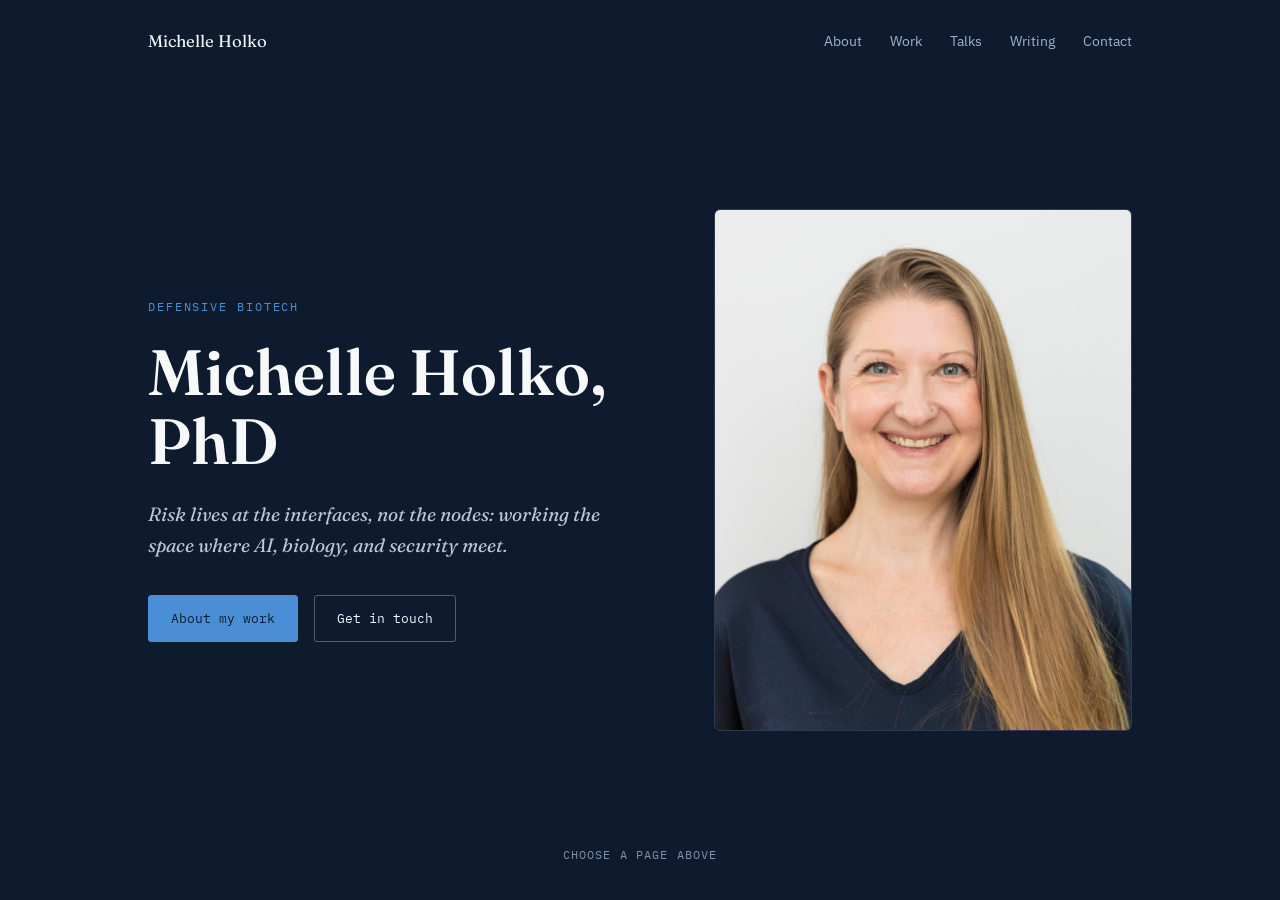
<file: index.html>
<!DOCTYPE html>
<html lang="en">
<head>
<meta charset="UTF-8">
<meta name="viewport" content="width=device-width, initial-scale=1.0">
<title>Michelle Holko</title>
<link rel="stylesheet" href="site.css">
</head>
<body class="theme-dark">

<div class="d-nav">
  <div class="wrap">
    <div class="d-name">Michelle Holko</div>
    <ul class="d-links">
      <li><a href="about.html">About</a></li>
      <li><a href="work.html">Work</a></li>
      <li><a href="talks.html">Talks</a></li>
      <li><a href="writing.html">Writing</a></li>
      <li><a href="contact.html">Contact</a></li>
    </ul>
  </div>
</div>

<section class="hero">
  <div class="wrap">
    <div class="hero-copy">
      <span class="eyebrow">Defensive Biotech</span>
      <h1>Michelle Holko, PhD</h1>
      <p class="tagline">Risk lives at the interfaces, not the nodes: working the space where AI, biology, and security meet.</p>
      <div class="hero-links">
        <a class="primary" href="about.html">About my work</a>
        <a href="contact.html">Get in touch</a>
      </div>
    </div>
    <div class="hero-portrait">
      <img src="headshot.jpg" alt="Portrait of Michelle Holko">
    </div>
  </div>
</section>

<div class="scroll-cue">Choose a page above</div>

</body>
</html>
</file>
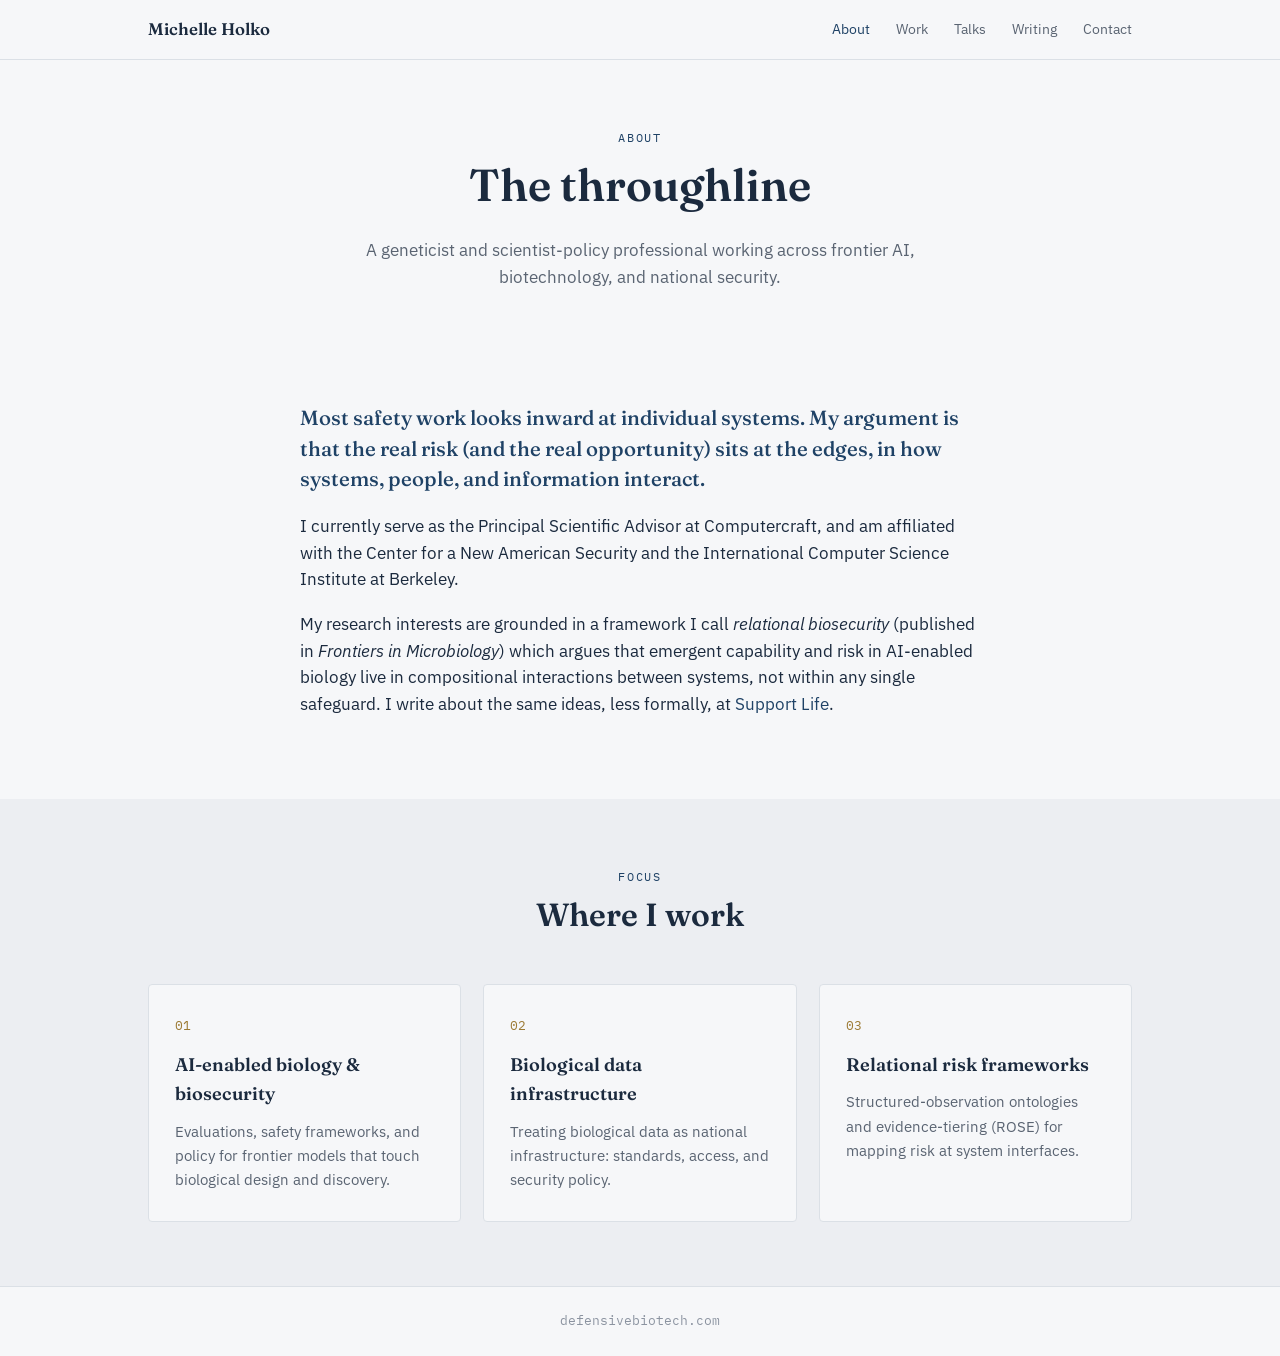
<file: about.html>
<!DOCTYPE html>
<html lang="en">
<head>
<meta charset="UTF-8">
<meta name="viewport" content="width=device-width, initial-scale=1.0">
<title>About - Michelle Holko</title>
<link rel="stylesheet" href="site.css">
</head>
<body class="theme-light">

<nav>
  <div class="wrap">
    <a class="nav-name" href="index.html">Michelle Holko</a>
    <ul class="nav-links">
      <li><a href="about.html" class="active">About</a></li>
      <li><a href="work.html">Work</a></li>
      <li><a href="talks.html">Talks</a></li>
      <li><a href="writing.html">Writing</a></li>
      <li><a href="contact.html">Contact</a></li>
    </ul>
  </div>
</nav>

<div class="page-head wrap">
  <span class="eyebrow">About</span>
  <h1>The throughline</h1>
  <p>A geneticist and scientist-policy professional working across frontier AI, biotechnology, and national security.</p>
</div>

<section class="block">
  <div class="wrap">
    <div class="about-copy">
      <p class="lede">Most safety work looks inward at individual systems. My argument is that the real risk (and the real opportunity) sits at the edges, in how systems, people, and information interact.</p>
      <p>I currently serve as the Principal Scientific Advisor at Computercraft, and am affiliated with the Center for a New American Security and the International Computer Science Institute at Berkeley.</p>
      <p>My research interests are grounded in a framework I call <em>relational biosecurity</em> (published in <em>Frontiers in Microbiology</em>) which argues that emergent capability and risk in AI-enabled biology live in compositional interactions between systems, not within any single safeguard. I write about the same ideas, less formally, at <a href="writing.html">Support Life</a>.</p>
    </div>
  </div>
</section>

<section class="block alt">
  <div class="wrap">
    <div class="section-head">
      <span class="eyebrow">Focus</span>
      <h2>Where I work</h2>
    </div>
    <div class="cards">
      <div class="card">
        <span class="num">01</span>
        <h3>AI-enabled biology & biosecurity</h3>
        <p>Evaluations, safety frameworks, and policy for frontier models that touch biological design and discovery.</p>
      </div>
      <div class="card">
        <span class="num">02</span>
        <h3>Biological data infrastructure</h3>
        <p>Treating biological data as national infrastructure: standards, access, and security policy.</p>
      </div>
      <div class="card">
        <span class="num">03</span>
        <h3>Relational risk frameworks</h3>
        <p>Structured-observation ontologies and evidence-tiering (ROSE) for mapping risk at system interfaces.</p>
      </div>
    </div>
  </div>
</section>

<footer>defensivebiotech.com</footer>
</body>
</html>
</file>
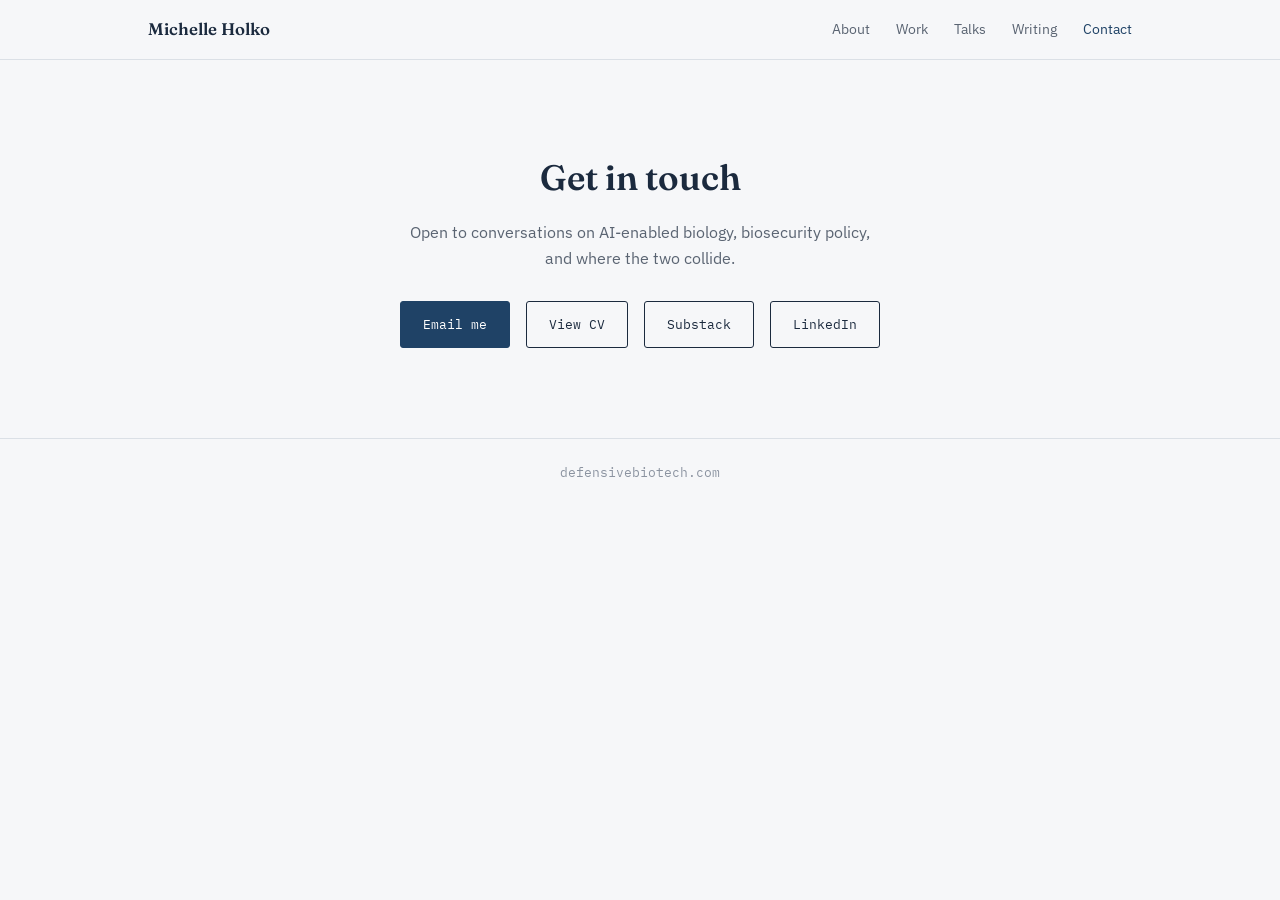
<file: contact.html>
<!DOCTYPE html>
<html lang="en">
<head>
<meta charset="UTF-8">
<meta name="viewport" content="width=device-width, initial-scale=1.0">
<title>Contact - Michelle Holko</title>
<link rel="stylesheet" href="site.css">
</head>
<body class="theme-light">

<nav>
  <div class="wrap">
    <a class="nav-name" href="index.html">Michelle Holko</a>
    <ul class="nav-links">
      <li><a href="about.html">About</a></li>
      <li><a href="work.html">Work</a></li>
      <li><a href="talks.html">Talks</a></li>
      <li><a href="writing.html">Writing</a></li>
      <li><a href="contact.html" class="active">Contact</a></li>
    </ul>
  </div>
</nav>

<section class="contact" style="padding-top:90px;">
  <div class="wrap">
    <h2>Get in touch</h2>
    <p>Open to conversations on AI-enabled biology, biosecurity policy, and where the two collide.</p>
    <div class="contact-links">
      <a class="btn primary" href="mailto:you@example.com">Email me</a>
      <a class="btn" href="https://docs.google.com/document/d/1-_obtFqAp3DR8kZiQSFaopRRnEoEdPOQhMQTdicLOcs/edit?usp=sharing" target="_blank">View CV</a>
      <a class="btn" href="https://michholko.substack.com" target="_blank">Substack</a>
      <a class="btn" href="#">LinkedIn</a>
    </div>
  </div>
</section>

<footer>defensivebiotech.com</footer>
</body>
</html>
</file>
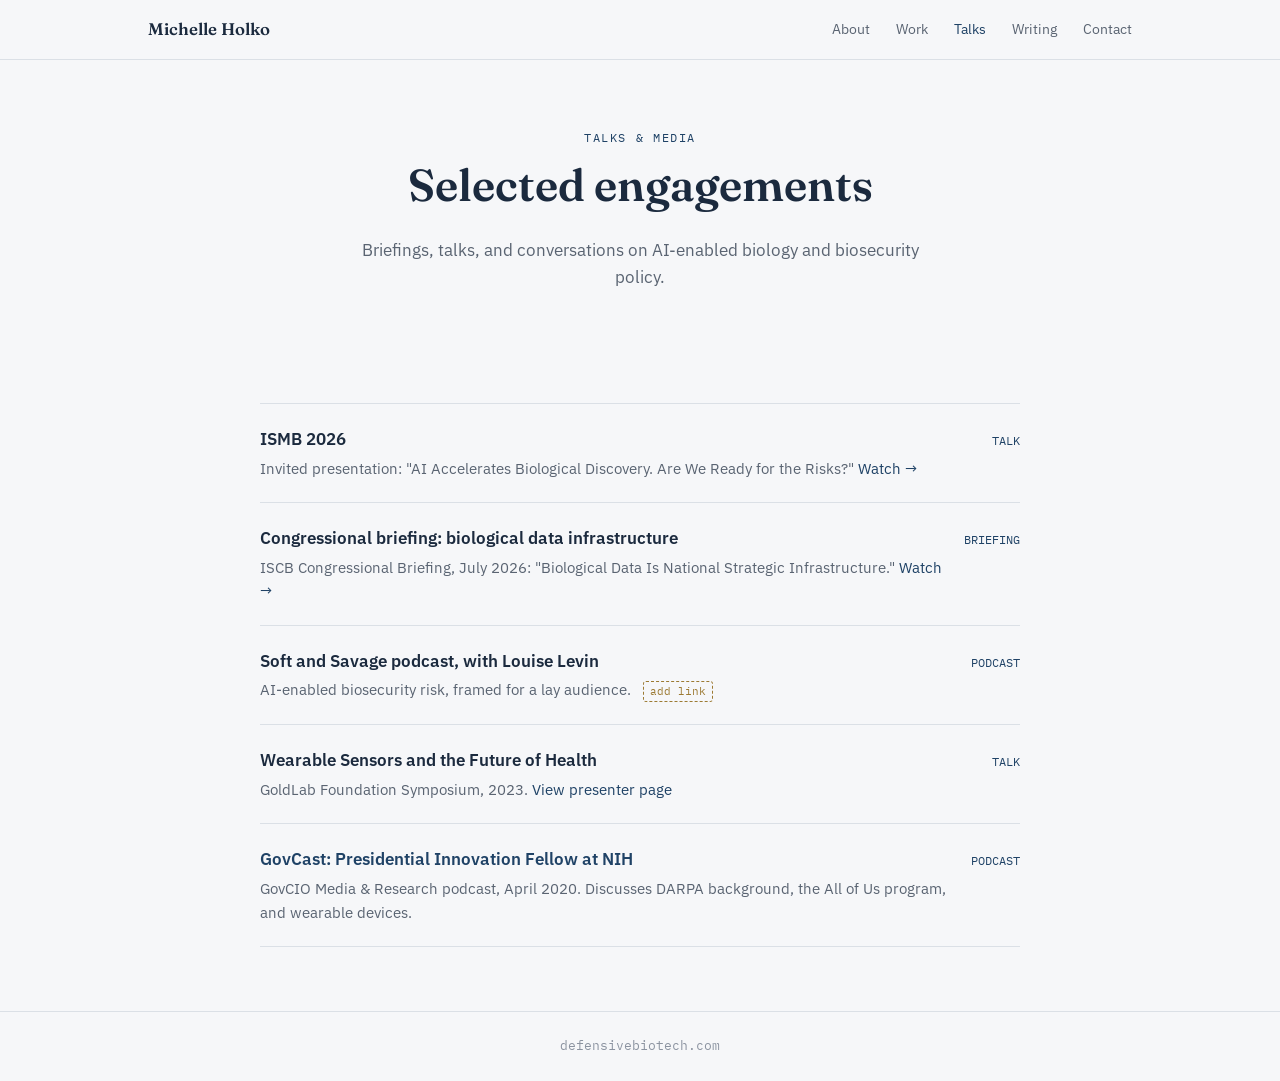
<file: talks.html>
<!DOCTYPE html>
<html lang="en">
<head>
<meta charset="UTF-8">
<meta name="viewport" content="width=device-width, initial-scale=1.0">
<title>Talks - Michelle Holko</title>
<link rel="stylesheet" href="site.css">
</head>
<body class="theme-light">

<nav>
  <div class="wrap">
    <a class="nav-name" href="index.html">Michelle Holko</a>
    <ul class="nav-links">
      <li><a href="about.html">About</a></li>
      <li><a href="work.html">Work</a></li>
      <li><a href="talks.html" class="active">Talks</a></li>
      <li><a href="writing.html">Writing</a></li>
      <li><a href="contact.html">Contact</a></li>
    </ul>
  </div>
</nav>

<div class="page-head wrap">
  <span class="eyebrow">Talks & media</span>
  <h1>Selected engagements</h1>
  <p>Briefings, talks, and conversations on AI-enabled biology and biosecurity policy.</p>
</div>

<section class="block">
  <div class="wrap">
    <div class="media-list">
      <div class="media-item">
        <div>
          <h3>ISMB 2026</h3>
          <p>Invited presentation: "AI Accelerates Biological Discovery. Are We Ready for the Risks?" <a href="https://youtu.be/f-7A-IpI610?si=HHd4H-f6ktiolTsp" target="_blank">Watch →</a></p>
        </div>
        <div class="media-tag">TALK</div>
      </div>
      <div class="media-item">
        <div>
          <h3>Congressional briefing: biological data infrastructure</h3>
          <p>ISCB Congressional Briefing, July 2026: "Biological Data Is National Strategic Infrastructure." <a href="https://youtu.be/ZiIZO5a7np0?si=oRkYjdjHJ4Q53bFH" target="_blank">Watch →</a></p>
        </div>
        <div class="media-tag">BRIEFING</div>
      </div>
      <div class="media-item">
        <div>
          <h3>Soft and Savage podcast, with Louise Levin</h3>
          <p>AI-enabled biosecurity risk, framed for a lay audience. <span class="placeholder-flag">add link</span></p>
        </div>
        <div class="media-tag">PODCAST</div>
      </div>
      <div class="media-item">
        <div>
          <h3>Wearable Sensors and the Future of Health</h3>
          <p>GoldLab Foundation Symposium, 2023. <a href="https://goldlabfoundation.org/presenters/michelle-holko-phd/" target="_blank">View presenter page</a></p>
        </div>
        <div class="media-tag">TALK</div>
      </div>
      <div class="media-item">
        <div>
          <h3><a href="https://govciomedia.com/michelle-holko-presidential-innovation-fellow-at-nih/" target="_blank">GovCast: Presidential Innovation Fellow at NIH</a></h3>
          <p>GovCIO Media & Research podcast, April 2020. Discusses DARPA background, the All of Us program, and wearable devices.</p>
        </div>
        <div class="media-tag">PODCAST</div>
      </div>
    </div>
  </div>
</section>

<footer>defensivebiotech.com</footer>
</body>
</html>
</file>
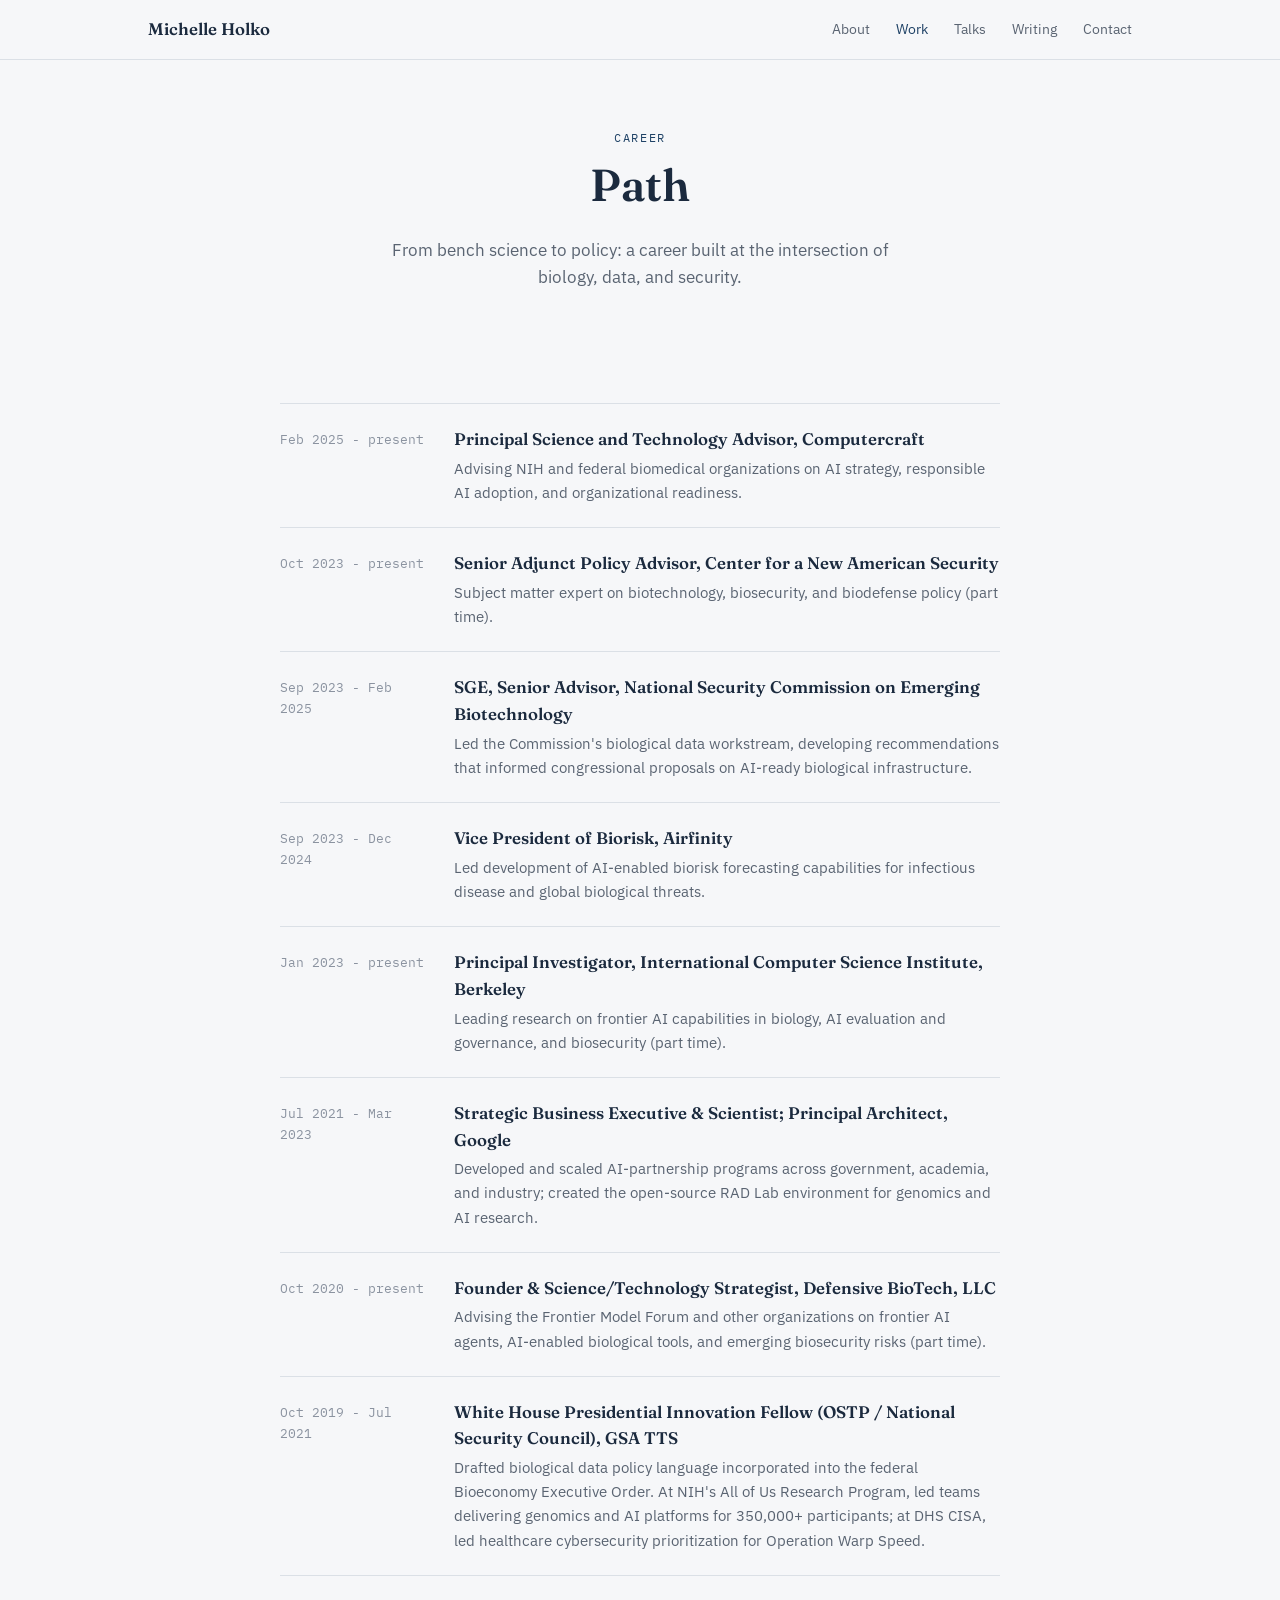
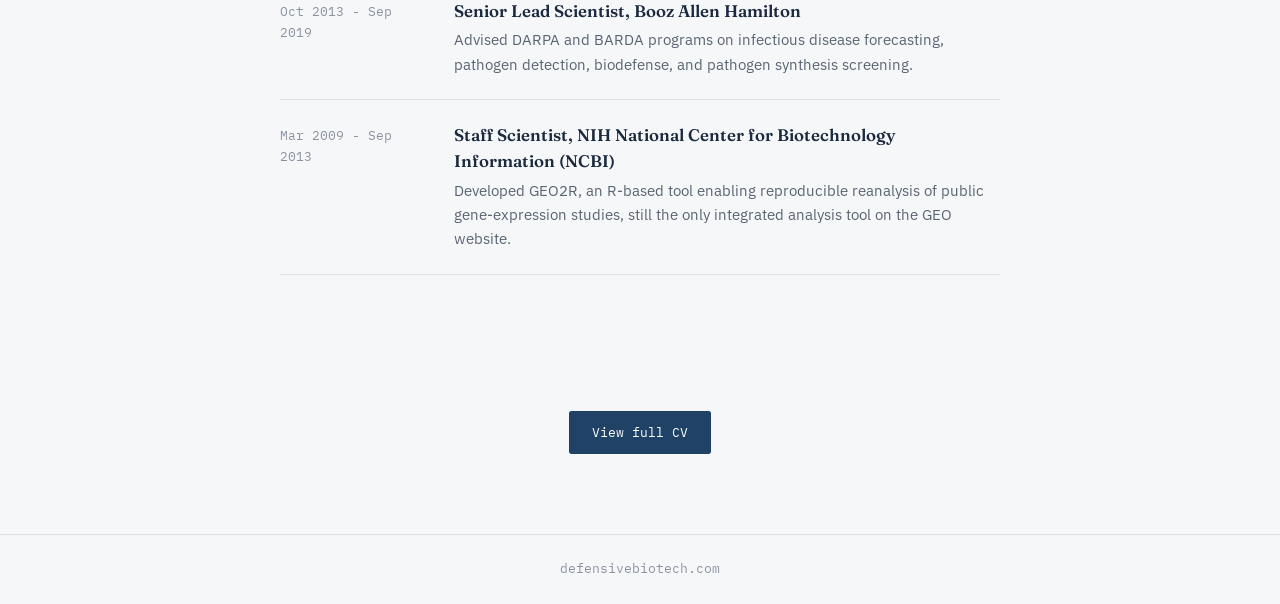
<file: work.html>
<!DOCTYPE html>
<html lang="en">
<head>
<meta charset="UTF-8">
<meta name="viewport" content="width=device-width, initial-scale=1.0">
<title>Work - Michelle Holko</title>
<link rel="stylesheet" href="site.css">
</head>
<body class="theme-light">

<nav>
  <div class="wrap">
    <a class="nav-name" href="index.html">Michelle Holko</a>
    <ul class="nav-links">
      <li><a href="about.html">About</a></li>
      <li><a href="work.html" class="active">Work</a></li>
      <li><a href="talks.html">Talks</a></li>
      <li><a href="writing.html">Writing</a></li>
      <li><a href="contact.html">Contact</a></li>
    </ul>
  </div>
</nav>

<div class="page-head wrap">
  <span class="eyebrow">Career</span>
  <h1>Path</h1>
  <p>From bench science to policy: a career built at the intersection of biology, data, and security.</p>
</div>

<section class="block">
  <div class="wrap">
    <div class="timeline">
      <div class="tl-item">
        <div class="tl-date">Feb 2025 - present</div>
        <div class="tl-role">
          <h3>Principal Science and Technology Advisor, Computercraft</h3>
          <p>Advising NIH and federal biomedical organizations on AI strategy, responsible AI adoption, and organizational readiness.</p>
        </div>
      </div>
      <div class="tl-item">
        <div class="tl-date">Oct 2023 - present</div>
        <div class="tl-role">
          <h3>Senior Adjunct Policy Advisor, Center for a New American Security</h3>
          <p>Subject matter expert on biotechnology, biosecurity, and biodefense policy (part time).</p>
        </div>
      </div>
      <div class="tl-item">
        <div class="tl-date">Sep 2023 - Feb 2025</div>
        <div class="tl-role">
          <h3>SGE, Senior Advisor, National Security Commission on Emerging Biotechnology</h3>
          <p>Led the Commission's biological data workstream, developing recommendations that informed congressional proposals on AI-ready biological infrastructure.</p>
        </div>
      </div>
      <div class="tl-item">
        <div class="tl-date">Sep 2023 - Dec 2024</div>
        <div class="tl-role">
          <h3>Vice President of Biorisk, Airfinity</h3>
          <p>Led development of AI-enabled biorisk forecasting capabilities for infectious disease and global biological threats.</p>
        </div>
      </div>
      <div class="tl-item">
        <div class="tl-date">Jan 2023 - present</div>
        <div class="tl-role">
          <h3>Principal Investigator, International Computer Science Institute, Berkeley</h3>
          <p>Leading research on frontier AI capabilities in biology, AI evaluation and governance, and biosecurity (part time).</p>
        </div>
      </div>
      <div class="tl-item">
        <div class="tl-date">Jul 2021 - Mar 2023</div>
        <div class="tl-role">
          <h3>Strategic Business Executive & Scientist; Principal Architect, Google</h3>
          <p>Developed and scaled AI-partnership programs across government, academia, and industry; created the open-source RAD Lab environment for genomics and AI research.</p>
        </div>
      </div>
      <div class="tl-item">
        <div class="tl-date">Oct 2020 - present</div>
        <div class="tl-role">
          <h3>Founder & Science/Technology Strategist, Defensive BioTech, LLC</h3>
          <p>Advising the Frontier Model Forum and other organizations on frontier AI agents, AI-enabled biological tools, and emerging biosecurity risks (part time).</p>
        </div>
      </div>
      <div class="tl-item">
        <div class="tl-date">Oct 2019 - Jul 2021</div>
        <div class="tl-role">
          <h3>White House Presidential Innovation Fellow (OSTP / National Security Council), GSA TTS</h3>
          <p>Drafted biological data policy language incorporated into the federal Bioeconomy Executive Order. At NIH's All of Us Research Program, led teams delivering genomics and AI platforms for 350,000+ participants; at DHS CISA, led healthcare cybersecurity prioritization for Operation Warp Speed.</p>
        </div>
      </div>
      <div class="tl-item">
        <div class="tl-date">Oct 2013 - Sep 2019</div>
        <div class="tl-role">
          <h3>Senior Lead Scientist, Booz Allen Hamilton</h3>
          <p>Advised DARPA and BARDA programs on infectious disease forecasting, pathogen detection, biodefense, and pathogen synthesis screening.</p>
        </div>
      </div>
      <div class="tl-item">
        <div class="tl-date">Mar 2009 - Sep 2013</div>
        <div class="tl-role">
          <h3>Staff Scientist, NIH National Center for Biotechnology Information (NCBI)</h3>
          <p>Developed GEO2R, an R-based tool enabling reproducible reanalysis of public gene-expression studies, still the only integrated analysis tool on the GEO website.</p>
        </div>
      </div>
    </div>
  </div>
</section>

<section class="contact">
  <div class="wrap">
    <a class="btn primary" href="https://docs.google.com/document/d/1-_obtFqAp3DR8kZiQSFaopRRnEoEdPOQhMQTdicLOcs/edit?usp=sharing" target="_blank">View full CV</a>
  </div>
</section>

<footer>defensivebiotech.com</footer>
</body>
</html>
</file>
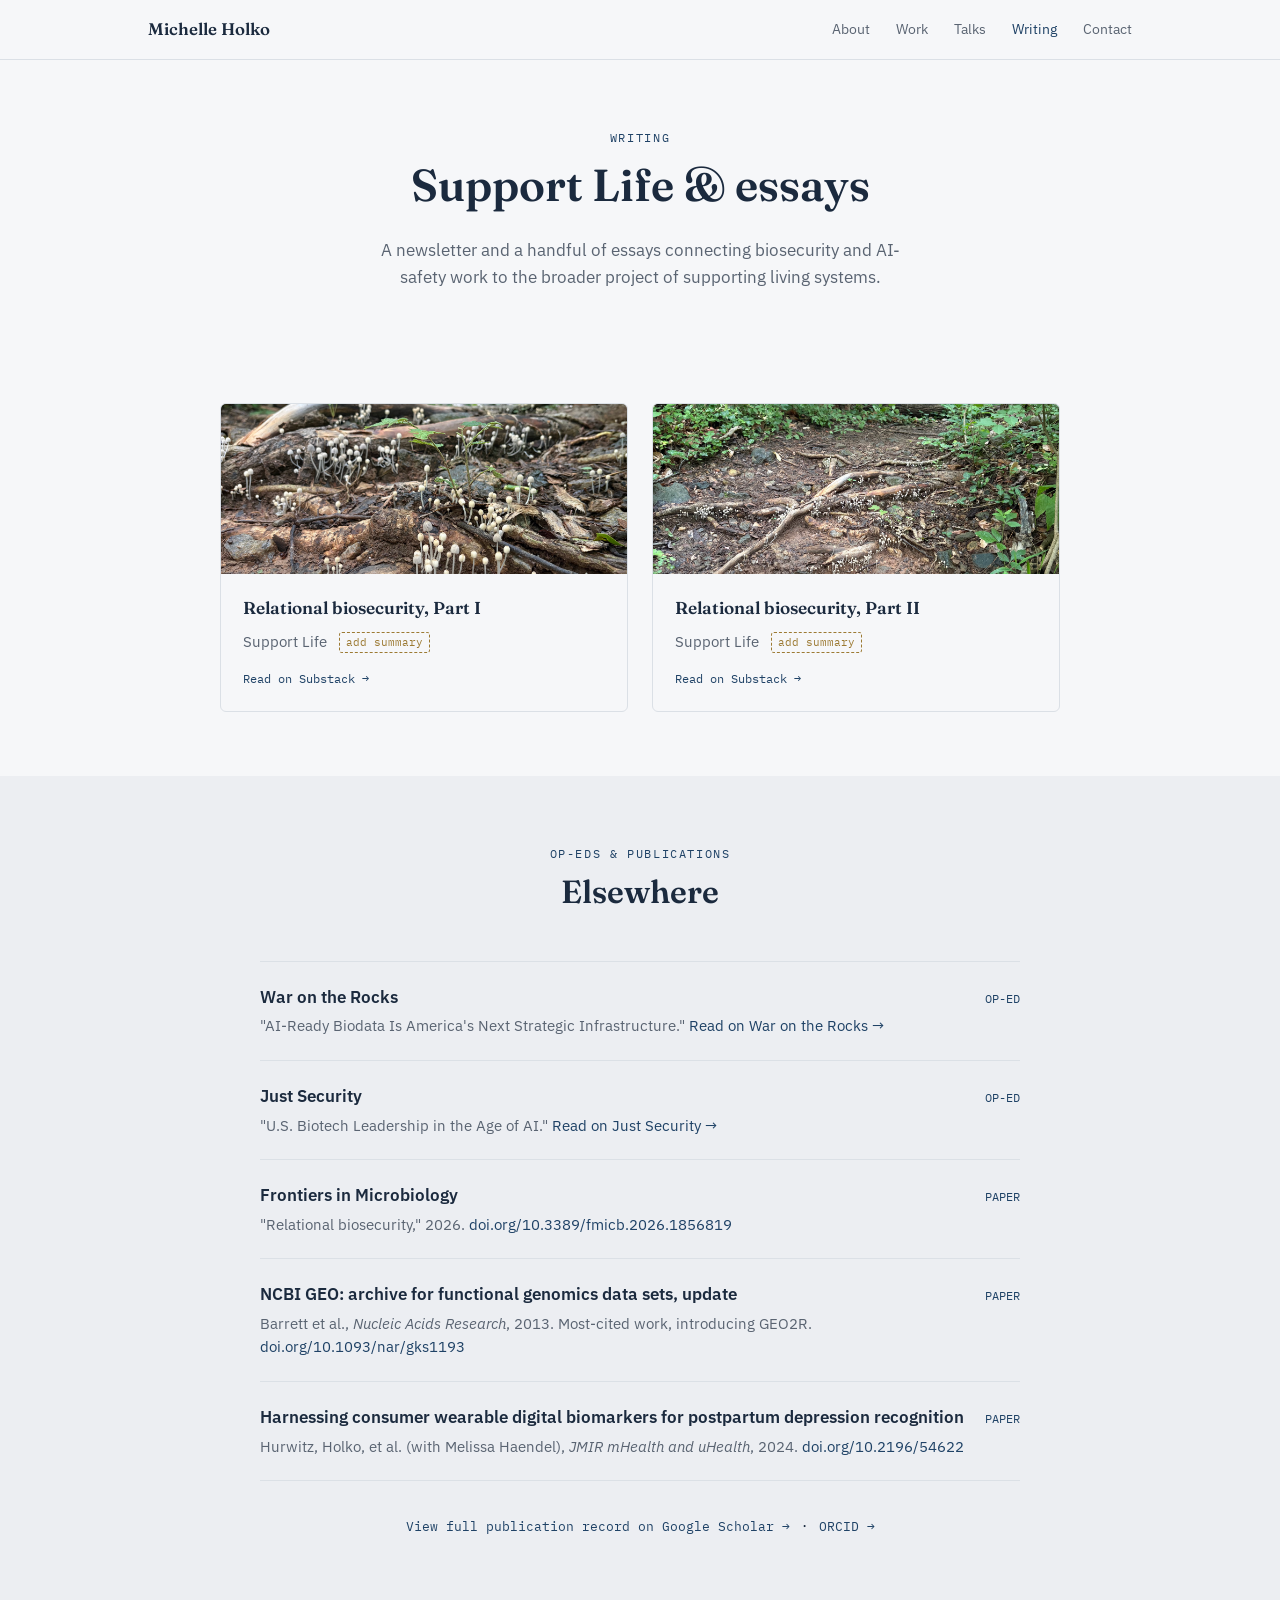
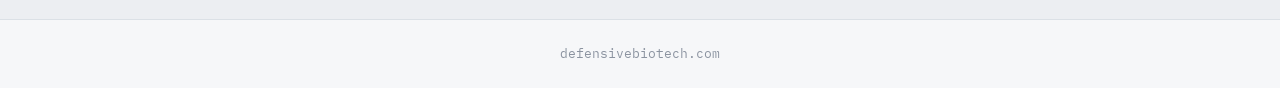
<file: writing.html>
<!DOCTYPE html>
<html lang="en">
<head>
<meta charset="UTF-8">
<meta name="viewport" content="width=device-width, initial-scale=1.0">
<title>Writing - Michelle Holko</title>
<link rel="stylesheet" href="site.css">
</head>
<body class="theme-light">

<nav>
  <div class="wrap">
    <a class="nav-name" href="index.html">Michelle Holko</a>
    <ul class="nav-links">
      <li><a href="about.html">About</a></li>
      <li><a href="work.html">Work</a></li>
      <li><a href="talks.html">Talks</a></li>
      <li><a href="writing.html" class="active">Writing</a></li>
      <li><a href="contact.html">Contact</a></li>
    </ul>
  </div>
</nav>

<div class="page-head wrap">
  <span class="eyebrow">Writing</span>
  <h1>Support Life & essays</h1>
  <p>A newsletter and a handful of essays connecting biosecurity and AI-safety work to the broader project of supporting living systems.</p>
</div>

<section class="block">
  <div class="wrap">
    <div class="writing-grid">
      <div class="writing-card">
        <img src="mycelium-closeup.jpeg" alt="Fungal network growing through forest roots and soil">
        <div class="body">
          <h3>Relational biosecurity, Part I</h3>
          <p>Support Life <span class="placeholder-flag">add summary</span></p>
          <a href="https://substack.com/@michholko/p-209311883" target="_blank">Read on Substack →</a>
        </div>
      </div>
      <div class="writing-card">
        <img src="root-trail.jpeg" alt="Forest trail winding through exposed roots">
        <div class="body">
          <h3>Relational biosecurity, Part II</h3>
          <p>Support Life <span class="placeholder-flag">add summary</span></p>
          <a href="https://substack.com/@michholko/p-206623488" target="_blank">Read on Substack →</a>
        </div>
      </div>
    </div>
  </div>
</section>

<section class="block alt">
  <div class="wrap">
    <div class="section-head">
      <span class="eyebrow">Op-eds & publications</span>
      <h2>Elsewhere</h2>
    </div>
    <div class="media-list">
      <div class="media-item">
        <div>
          <h3>War on the Rocks</h3>
          <p>"AI-Ready Biodata Is America's Next Strategic Infrastructure." <a href="https://warontherocks.com/cogs-of-war/ai-ready-biodata-is-americas-next-strategic-infrastructure/" target="_blank">Read on War on the Rocks →</a></p>
        </div>
        <div class="media-tag">OP-ED</div>
      </div>
      <div class="media-item">
        <div>
          <h3>Just Security</h3>
          <p>"U.S. Biotech Leadership in the Age of AI." <a href="https://www.justsecurity.org/130841/us-biotech-leadership-ai/" target="_blank">Read on Just Security →</a></p>
        </div>
        <div class="media-tag">OP-ED</div>
      </div>
      <div class="media-item">
        <div>
          <h3>Frontiers in Microbiology</h3>
          <p>"Relational biosecurity," 2026. <a href="https://doi.org/10.3389/fmicb.2026.1856819" target="_blank">doi.org/10.3389/fmicb.2026.1856819</a></p>
        </div>
        <div class="media-tag">PAPER</div>
      </div>
      <div class="media-item">
        <div>
          <h3>NCBI GEO: archive for functional genomics data sets, update</h3>
          <p>Barrett et al., <em>Nucleic Acids Research</em>, 2013. Most-cited work, introducing GEO2R. <a href="https://doi.org/10.1093/nar/gks1193" target="_blank">doi.org/10.1093/nar/gks1193</a></p>
        </div>
        <div class="media-tag">PAPER</div>
      </div>
      <div class="media-item">
        <div>
          <h3>Harnessing consumer wearable digital biomarkers for postpartum depression recognition</h3>
          <p>Hurwitz, Holko, et al. (with Melissa Haendel), <em>JMIR mHealth and uHealth</em>, 2024. <a href="https://doi.org/10.2196/54622" target="_blank">doi.org/10.2196/54622</a></p>
        </div>
        <div class="media-tag">PAPER</div>
      </div>
    </div>
    <p style="text-align:center; margin-top:32px;">
      <a href="https://scholar.google.com/citations?user=cjMYMpAAAAAJ&hl=en" target="_blank" style="font-family:'IBM Plex Mono',monospace; font-size:0.82rem;">View full publication record on Google Scholar →</a>
      &nbsp;&nbsp;·&nbsp;&nbsp;
      <a href="https://orcid.org/0000-0001-9325-4082" target="_blank" style="font-family:'IBM Plex Mono',monospace; font-size:0.82rem;">ORCID →</a>
    </p>
  </div>
</section>

<footer>defensivebiotech.com</footer>
</body>
</html>
</file>
<file: site.css>
@import url('https://fonts.googleapis.com/css2?family=Fraunces:opsz,wght@9..144,400;9..144,500;9..144,600&family=IBM+Plex+Sans:wght@400;500;600&family=IBM+Plex+Mono:wght@400;500&display=swap');

:root{
  --max:1040px;
  /* light theme (interior pages) */
  --l-bg:#F6F7F9;
  --l-bg-deep:#ECEEF2;
  --l-ink:#1B2A3E;
  --l-slate:#5A6472;
  --l-slate-light:#8B93A0;
  --l-accent:#2E5C8A;
  --l-accent-deep:#1F4266;
  --l-accent-bg:#E5ECF3;
  --l-line:#DBE0E6;
  --l-gold:#9C7A33;
}
*{box-sizing:border-box;}
html{scroll-behavior:smooth;}
body{
  margin:0;
  font-family:'IBM Plex Sans', sans-serif;
  line-height:1.6;
  font-size:16px;
}
h1,h2,h3{font-family:'Fraunces', serif; font-weight:600; margin:0;}
.wrap{max-width:var(--max); margin:0 auto; padding:0 28px;}
a{text-decoration:none;}

/* ============ LIGHT THEME (interior pages) ============ */
body.theme-light{background:var(--l-bg); color:var(--l-ink);}
.theme-light a{color:var(--l-accent-deep);}
.theme-light .eyebrow{
  font-family:'IBM Plex Mono', monospace; font-size:0.72rem; letter-spacing:0.14em;
  text-transform:uppercase; color:var(--l-accent-deep);
}
.theme-light nav{
  position:sticky; top:0; z-index:50;
  background:rgba(246,247,249,0.92); backdrop-filter:blur(6px);
  border-bottom:1px solid var(--l-line);
}
.theme-light nav .wrap{display:flex; align-items:center; justify-content:space-between; padding:16px 28px;}
.theme-light .nav-name{font-family:'Fraunces', serif; font-weight:600; font-size:1.05rem; color:var(--l-ink);}
.theme-light .nav-links{display:flex; gap:26px; list-style:none; margin:0; padding:0; font-size:0.88rem;}
.theme-light .nav-links a{color:var(--l-slate);}
.theme-light .nav-links a:hover, .theme-light .nav-links a.active{color:var(--l-accent-deep);}

.theme-light .page-head{padding:64px 0 48px; text-align:center;}
.theme-light .page-head h1{font-size:clamp(2rem,4vw,2.8rem);}
.theme-light .page-head p{color:var(--l-slate); max-width:560px; margin:16px auto 0; font-size:1.05rem;}

.theme-light section.block{padding:64px 0;}
.theme-light section.block.alt{background:var(--l-bg-deep);}
.theme-light .section-head{text-align:center; margin-bottom:44px;}
.theme-light .section-head h2{font-size:clamp(1.5rem,3vw,2rem);}

.theme-light .about-copy{max-width:680px; margin:0 auto; text-align:left;}
.theme-light .about-copy p{margin:0 0 18px; font-size:1.04rem;}
.theme-light .about-copy p.lede{
  font-family:'Fraunces', serif; font-size:1.28rem; font-weight:500;
  color:var(--l-accent-deep); line-height:1.5;
}

.theme-light .cards{display:grid; grid-template-columns:repeat(3,1fr); gap:22px;}
.theme-light .card{background:var(--l-bg); border:1px solid var(--l-line); border-radius:4px; padding:30px 26px;}
.theme-light .card .num{font-family:'IBM Plex Mono', monospace; color:var(--l-gold); font-size:0.82rem; display:block; margin-bottom:14px;}
.theme-light .card h3{font-size:1.14rem; margin-bottom:10px; color:var(--l-ink);}
.theme-light .card p{margin:0; color:var(--l-slate); font-size:0.95rem;}

.theme-light .timeline{max-width:720px; margin:0 auto;}
.theme-light .tl-item{display:grid; grid-template-columns:150px 1fr; gap:24px; padding:22px 0; border-top:1px solid var(--l-line);}
.theme-light .tl-item:last-child{border-bottom:1px solid var(--l-line);}
.theme-light .tl-date{font-family:'IBM Plex Mono', monospace; font-size:0.82rem; color:var(--l-slate-light); padding-top:3px;}
.theme-light .tl-role h3{font-size:1.05rem; margin-bottom:4px; color:var(--l-ink);}
.theme-light .tl-role p{margin:0; color:var(--l-slate); font-size:0.94rem;}

.theme-light .media-list{max-width:760px; margin:0 auto;}
.theme-light .media-item{display:flex; justify-content:space-between; align-items:baseline; gap:20px; padding:22px 0; border-top:1px solid var(--l-line);}
.theme-light .media-list .media-item:last-child{border-bottom:1px solid var(--l-line);}
.theme-light .media-item h3{font-size:1.04rem; font-family:'IBM Plex Sans', sans-serif; margin-bottom:4px; color:var(--l-ink);}
.theme-light .media-item p{margin:0; color:var(--l-slate); font-size:0.92rem;}
.theme-light .media-tag{font-family:'IBM Plex Mono', monospace; font-size:0.74rem; color:var(--l-accent-deep); white-space:nowrap; padding-top:2px;}

.theme-light .writing-grid{display:grid; grid-template-columns:repeat(2,1fr); gap:24px; max-width:840px; margin:0 auto;}
.theme-light .writing-card{background:var(--l-bg); border:1px solid var(--l-line); border-radius:6px; overflow:hidden;}
.theme-light .writing-card img{width:100%; height:170px; object-fit:cover; display:block; background:var(--l-bg-deep);}
.theme-light .writing-card .body{padding:20px 22px;}
.theme-light .writing-card h3{font-size:1.08rem; margin-bottom:8px; color:var(--l-ink);}
.theme-light .writing-card p{margin:0 0 12px; color:var(--l-slate); font-size:0.92rem;}
.theme-light .writing-card a{font-family:'IBM Plex Mono', monospace; font-size:0.78rem;}

.theme-light .img-placeholder{
  display:flex; align-items:center; justify-content:center;
  color:var(--l-slate-light); font-family:'IBM Plex Mono', monospace; font-size:0.75rem;
  border:1px dashed var(--l-slate-light);
}

.theme-light .contact{text-align:center; padding:80px 0 90px;}
.theme-light .contact h2{font-size:clamp(1.7rem,3.2vw,2.2rem); margin-bottom:14px; color:var(--l-ink);}
.theme-light .contact p{color:var(--l-slate); max-width:480px; margin:0 auto 30px;}
.theme-light .contact-links{display:flex; gap:16px; justify-content:center; flex-wrap:wrap;}
.theme-light .btn{
  font-family:'IBM Plex Mono', monospace; font-size:0.82rem; padding:12px 22px; border-radius:3px;
  border:1px solid var(--l-ink); color:var(--l-ink);
}
.theme-light .btn.primary{background:var(--l-accent-deep); color:#fff; border-color:var(--l-accent-deep);}

.theme-light footer{
  border-top:1px solid var(--l-line); padding:24px 0; text-align:center;
  color:var(--l-slate-light); font-size:0.8rem; font-family:'IBM Plex Mono', monospace;
}

.placeholder-flag{
  display:inline-block; margin-left:8px; font-family:'IBM Plex Mono',monospace;
  font-size:0.68rem; color:var(--l-gold); border:1px dashed var(--l-gold);
  padding:1px 6px; border-radius:3px; vertical-align:middle;
}

/* ============ DARK THEME (home page) ============ */
body.theme-dark{
  background:#0E1B2E; color:#F2F5F8; min-height:100vh;
}
.theme-dark .d-nav{
  position:absolute; top:0; left:0; right:0; z-index:10;
  padding:28px 0;
}
.theme-dark .d-nav .wrap{display:flex; justify-content:space-between; align-items:center;}
.theme-dark .d-name{font-family:'Fraunces', serif; font-size:1.05rem; color:#F2F5F8;}
.theme-dark .d-links{display:flex; gap:28px; list-style:none; margin:0; padding:0; font-size:0.85rem;}
.theme-dark .d-links a{color:#9FB2C8;}
.theme-dark .d-links a:hover{color:#F2F5F8;}

.theme-dark .hero{
  min-height:100vh; display:flex; align-items:center;
  padding:120px 0 80px;
}
.theme-dark .hero .wrap{display:grid; grid-template-columns:1.1fr 0.9fr; gap:56px; align-items:center;}
.theme-dark .hero-copy .eyebrow{
  font-family:'IBM Plex Mono', monospace; font-size:0.74rem; letter-spacing:0.16em;
  text-transform:uppercase; color:#4A8FD6; margin-bottom:20px; display:block;
}
.theme-dark .hero-copy h1{font-size:clamp(2.6rem,5vw,4rem); line-height:1.08; color:#F6F8FA;}
.theme-dark .hero-copy .tagline{
  font-family:'Fraunces', serif; font-style:italic; font-weight:400;
  color:#B7C6D8; font-size:1.2rem; margin:24px 0 34px; max-width:480px;
}
.theme-dark .hero-links{display:flex; gap:16px; flex-wrap:wrap;}
.theme-dark .hero-links a{
  font-family:'IBM Plex Mono', monospace; font-size:0.82rem; padding:12px 22px;
  border-radius:3px; border:1px solid rgba(242,245,248,0.3); color:#F2F5F8;
}
.theme-dark .hero-links a.primary{background:#4A8FD6; border-color:#4A8FD6; color:#0E1B2E;}

.theme-dark .hero-portrait{
  width:100%; aspect-ratio:4/5; border-radius:6px; overflow:hidden;
  border:1px solid rgba(242,245,248,0.14);
}
.theme-dark .hero-portrait img{width:100%; height:100%; object-fit:cover; display:block;}

.theme-dark .scroll-cue{
  position:absolute; bottom:36px; left:50%; transform:translateX(-50%);
  font-family:'IBM Plex Mono', monospace; font-size:0.72rem; color:#7E90A6;
  letter-spacing:0.1em; text-transform:uppercase;
}

@media (max-width: 820px){
  .theme-light .cards{grid-template-columns:1fr;}
  .theme-light .writing-grid{grid-template-columns:1fr;}
  .theme-light .tl-item{grid-template-columns:1fr; gap:4px;}
  .theme-dark .hero .wrap{grid-template-columns:1fr; text-align:left;}
  .theme-dark .hero-portrait{max-width:280px;}
  .theme-light nav .wrap, .theme-dark .d-nav .wrap{flex-direction:column; gap:12px; align-items:flex-start;}
}
</file>
